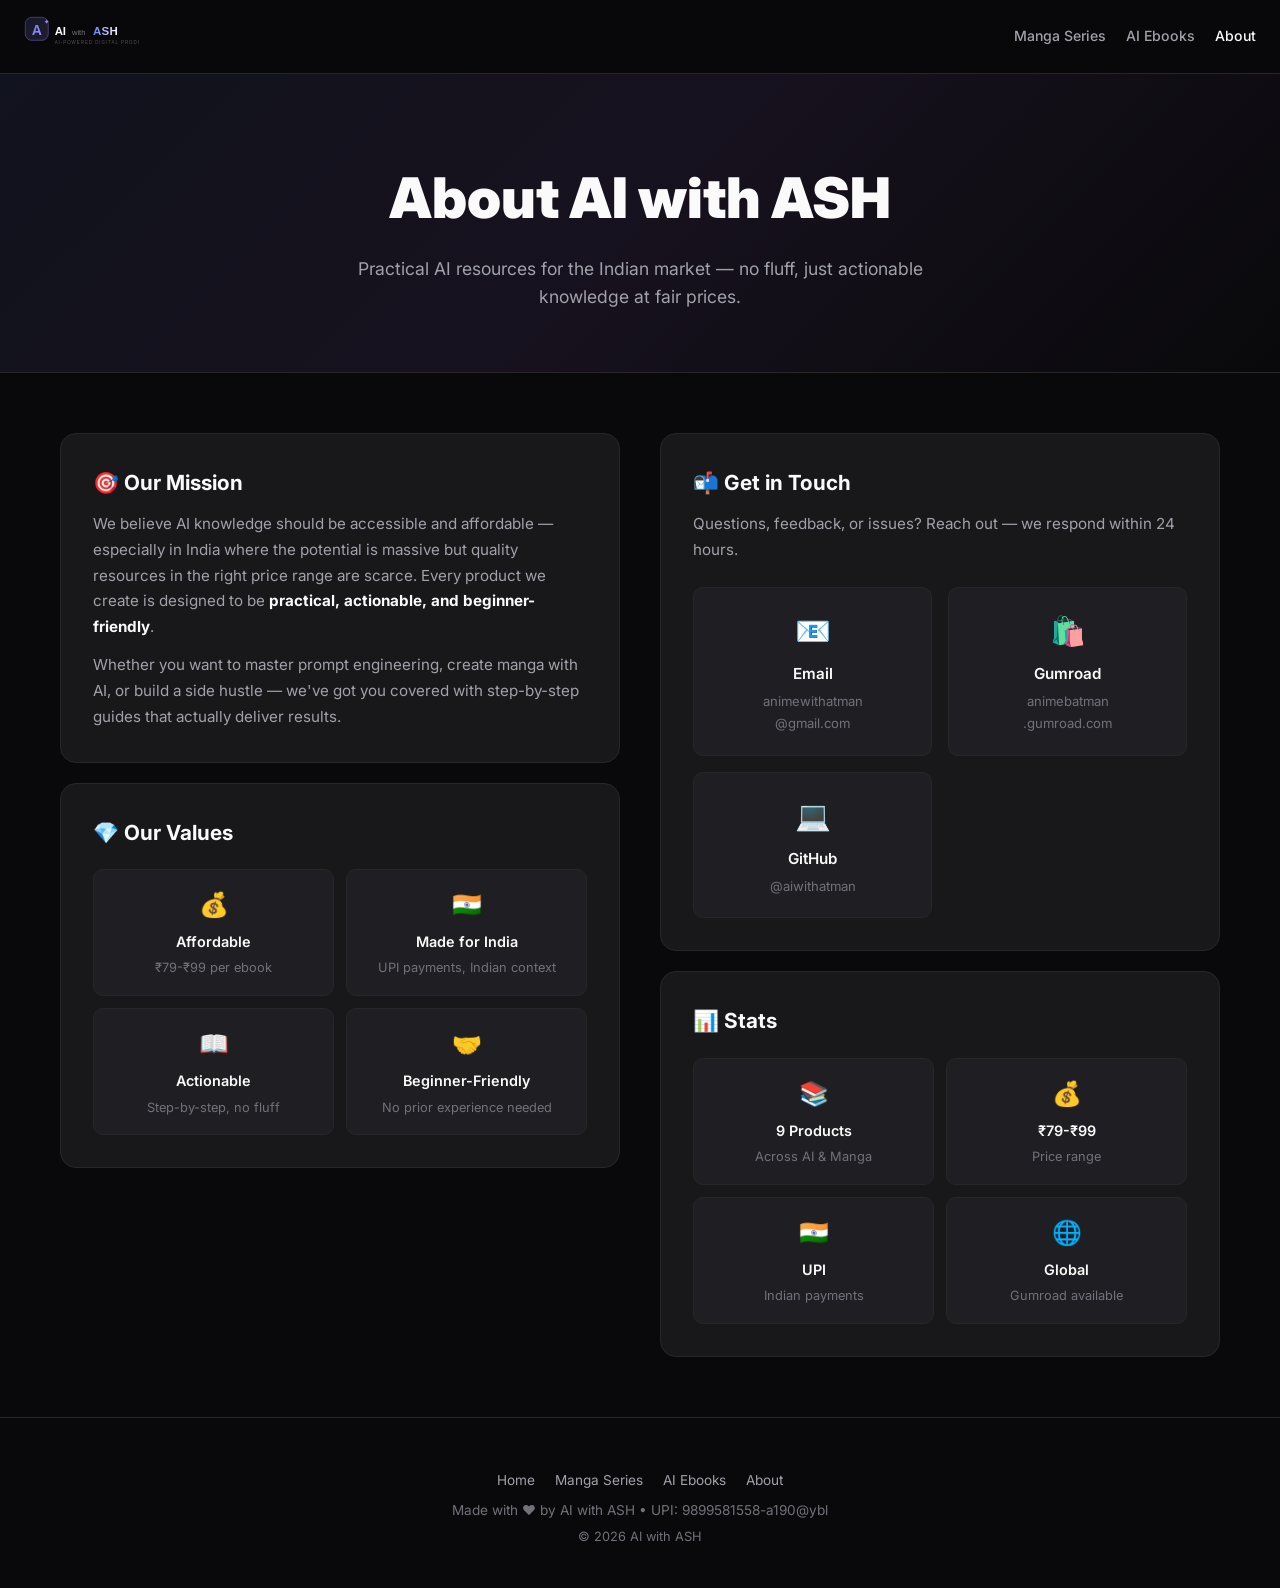
<file: about/index.html>
<!DOCTYPE html>
<html lang="en">
<head>
<meta charset="UTF-8">
<meta name="viewport" content="width=device-width, initial-scale=1.0">
<title>About — AI with ASH</title>
<meta name="description" content="About AI with ASH — creating practical AI resources for the Indian audience.">
<link rel="preconnect" href="https://fonts.googleapis.com">
<link href="https://fonts.googleapis.com/css2?family=Inter:wght@300;400;500;600;700;800;900&display=swap" rel="stylesheet">
<link rel="stylesheet" href="../style.css">
<style>
.page-hero{background:linear-gradient(135deg,#667eea15,#764ba220,#09090b);text-align:center;padding:80px 20px 60px;border-bottom:1px solid var(--border)}
.page-hero h1{font-size:clamp(2rem,5vw,3.5rem);font-weight:900;margin-bottom:12px}
.page-hero p{color:var(--text2);max-width:600px;margin:0 auto;font-size:1.1rem}

.about-grid{display:grid;grid-template-columns:1fr 1fr;gap:40px;align-items:start}
.about-card{background:var(--surface);border:1px solid var(--border);border-radius:var(--radius);padding:32px}
.about-card h2{font-size:1.3rem;font-weight:700;margin-bottom:12px;display:flex;align-items:center;gap:8px}
.about-card p{color:var(--text2);line-height:1.7;font-size:.95rem}
.values{display:grid;grid-template-columns:1fr 1fr;gap:12px;margin-top:20px}
.value-item{background:var(--surface2);border:1px solid var(--border);border-radius:var(--radius-sm);padding:16px;text-align:center}
.value-item .icon{font-size:1.5rem;margin-bottom:6px}
.value-item h4{font-size:.9rem;font-weight:600;margin-bottom:4px}
.value-item p{font-size:.8rem;color:var(--text3)}

.contact-methods{display:grid;grid-template-columns:repeat(auto-fit,minmax(200px,1fr));gap:16px;margin-top:24px}
.contact-card{background:var(--surface2);border:1px solid var(--border);border-radius:var(--radius-sm);padding:20px;text-align:center;text-decoration:none;color:var(--text);transition:all .3s}
.contact-card:hover{border-color:var(--accent);transform:translateY(-2px)}
.contact-card .icon{font-size:1.8rem;margin-bottom:8px}
.contact-card h4{font-size:.95rem;font-weight:600;margin-bottom:4px}
.contact-card p{font-size:.82rem;color:var(--text3)}

@media(max-width:768px){
  .about-grid{grid-template-columns:1fr}
  .values{grid-template-columns:1fr}
}
</style>
</head>
<body>
<nav>
  <a href="../" class="nav-logo"><img src="../logo.svg" alt="AI with ASH" height="32"></a>
  <div class="nav-links">
    <a href="../manga/">Manga Series</a>
    <a href="../ai-books/">AI Ebooks</a>
    <a href="../about/" class="active">About</a>
  </div>
</nav>

<div class="page-hero">
  <h1>About AI with ASH</h1>
  <p>Practical AI resources for the Indian market — no fluff, just actionable knowledge at fair prices.</p>
</div>

<main class="container">
  <div class="about-grid">
    <div>
      <div class="about-card">
        <h2>🎯 Our Mission</h2>
        <p>We believe AI knowledge should be accessible and affordable — especially in India where the potential is massive but quality resources in the right price range are scarce. Every product we create is designed to be <strong style="color:var(--text)">practical, actionable, and beginner-friendly</strong>.</p>
        <p style="margin-top:12px">Whether you want to master prompt engineering, create manga with AI, or build a side hustle — we've got you covered with step-by-step guides that actually deliver results.</p>
      </div>

      <div class="about-card" style="margin-top:20px">
        <h2>💎 Our Values</h2>
        <div class="values">
          <div class="value-item"><div class="icon">💰</div><h4>Affordable</h4><p>₹79-₹99 per ebook</p></div>
          <div class="value-item"><div class="icon">🇮🇳</div><h4>Made for India</h4><p>UPI payments, Indian context</p></div>
          <div class="value-item"><div class="icon">📖</div><h4>Actionable</h4><p>Step-by-step, no fluff</p></div>
          <div class="value-item"><div class="icon">🤝</div><h4>Beginner-Friendly</h4><p>No prior experience needed</p></div>
        </div>
      </div>
    </div>

    <div>
      <div class="about-card">
        <h2>📬 Get in Touch</h2>
        <p>Questions, feedback, or issues? Reach out — we respond within 24 hours.</p>
        <div class="contact-methods">
          <a href="mailto:animewithatman@gmail.com" class="contact-card">
            <div class="icon">📧</div>
            <h4>Email</h4>
            <p>animewithatman<br>@gmail.com</p>
          </a>
          <a href="https://animebatman.gumroad.com" target="_blank" class="contact-card">
            <div class="icon">🛍️</div>
            <h4>Gumroad</h4>
            <p>animebatman<br>.gumroad.com</p>
          </a>
          <a href="https://github.com/aiwithatman" target="_blank" class="contact-card">
            <div class="icon">💻</div>
            <h4>GitHub</h4>
            <p>@aiwithatman</p>
          </a>
        </div>
      </div>

      <div class="about-card" style="margin-top:20px">
        <h2>📊 Stats</h2>
        <div class="values">
          <div class="value-item"><div class="icon">📚</div><h4>9 Products</h4><p>Across AI &amp; Manga</p></div>
          <div class="value-item"><div class="icon">💰</div><h4>₹79-₹99</h4><p>Price range</p></div>
          <div class="value-item"><div class="icon">🇮🇳</div><h4>UPI</h4><p>Indian payments</p></div>
          <div class="value-item"><div class="icon">🌐</div><h4>Global</h4><p>Gumroad available</p></div>
        </div>
      </div>
    </div>
  </div>
</main>

<footer>
  <div class="footer-links">
    <a href="../">Home</a>
    <a href="../manga/">Manga Series</a>
    <a href="../ai-books/">AI Ebooks</a>
    <a href="../about/">About</a>
  </div>
  <p>Made with ❤️ by AI with ASH &bull; UPI: 9899581558-a190@ybl</p>
  <p style="margin-top:6px;font-size:.8rem">&copy; 2026 AI with ASH</p>
</footer>
</body>
</html>
</file>
<file: style.css>
:root {
  --bg: #09090b;
  --surface: #18181b;
  --surface2: #1f1f23;
  --border: #27272a;
  --text: #fafafa;
  --text2: #a1a1aa;
  --text3: #71717a;
  --accent: #667eea;
  --accent2: #764ba2;
  --green: #10b981;
  --pink: #ff90e8;
  --radius: 16px;
  --radius-sm: 10px;
}
*{margin:0;padding:0;box-sizing:border-box}
html{scroll-behavior:smooth}
body{font-family:'Inter',-apple-system,sans-serif;background:var(--bg);color:var(--text);line-height:1.6;display:flex;flex-direction:column;min-height:100vh}
main{flex:1}

/* Nav */
nav{position:sticky;top:0;z-index:100;padding:16px 24px;display:flex;justify-content:space-between;align-items:center;background:rgba(9,9,11,.85);backdrop-filter:blur(12px);border-bottom:1px solid var(--border)}
.nav-logo{font-weight:800;font-size:1.2rem;background:linear-gradient(135deg,var(--accent),var(--accent2));-webkit-background-clip:text;-webkit-text-fill-color:transparent;background-clip:text;text-decoration:none}
.nav-links{display:flex;gap:20px;align-items:center}
.nav-links a{color:var(--text2);text-decoration:none;font-size:.88rem;font-weight:500;transition:color .2s}
.nav-links a:hover,.nav-links a.active{color:var(--text)}

/* Buttons */
.btn{display:inline-flex;align-items:center;gap:8px;padding:12px 24px;border-radius:var(--radius-sm);font-weight:600;font-size:.9rem;text-decoration:none;transition:all .2s;cursor:pointer;border:none}
.btn-primary{background:linear-gradient(135deg,var(--accent),var(--accent2));color:#fff}
.btn-primary:hover{transform:translateY(-2px);box-shadow:0 8px 30px rgba(102,126,234,.3)}
.btn-outline{background:transparent;border:1px solid var(--border);color:var(--text)}
.btn-outline:hover{border-color:var(--accent);background:rgba(102,126,234,.08)}
.btn-gumroad{background:var(--pink);color:#000}
.btn-gumroad:hover{opacity:.9;transform:translateY(-2px)}
.btn-upi{background:var(--green);color:#fff}
.btn-upi:hover{opacity:.9;transform:translateY(-2px)}

.btn-sm{padding:8px 14px;font-size:.8rem}

/* Container */
.container{max-width:1200px;margin:0 auto;padding:60px 20px}

/* Page header */
.page-header{text-align:center;max-width:700px;margin:0 auto 50px}
.page-header h1{font-size:clamp(2rem,4vw,3rem);font-weight:800;margin-bottom:12px}
.page-header p{color:var(--text2);font-size:1.05rem}

/* Product grid */
.products{display:grid;grid-template-columns:repeat(auto-fill,minmax(300px,1fr));gap:20px}
.card{background:var(--surface);border-radius:var(--radius);overflow:hidden;border:1px solid var(--border);transition:all .3s}
.card:hover{transform:translateY(-4px);border-color:var(--accent);box-shadow:0 12px 40px rgba(102,126,234,.12)}
.card-img{width:100%;height:200px;object-fit:cover;border-bottom:1px solid var(--border);background:var(--surface2)}
.card-body{padding:20px}
.card-tags{display:flex;gap:6px;flex-wrap:wrap;margin-bottom:10px}
.card-tag{background:rgba(102,126,234,.1);color:var(--accent);padding:3px 10px;border-radius:20px;font-size:.75rem;font-weight:500}
.card h3{font-size:1.1rem;font-weight:700;margin-bottom:6px}
.card .desc{font-size:.85rem;color:var(--text2);margin-bottom:12px;line-height:1.5}
.card-footer{display:flex;align-items:center;justify-content:space-between}
.card .price{font-size:1.2rem;font-weight:700;color:var(--accent)}
.card-actions{display:flex;gap:6px}

/* Breadcrumb */
.breadcrumb{color:var(--text3);font-size:.85rem;margin-bottom:24px}
.breadcrumb a{color:var(--text2);text-decoration:none}
.breadcrumb a:hover{color:var(--accent)}
.breadcrumb span{color:var(--text3);margin:0 6px}

/* Series banner */
.series-banner{background:linear-gradient(135deg,var(--surface),var(--surface2));border:1px solid var(--border);border-radius:var(--radius);padding:40px;margin-bottom:40px;display:grid;grid-template-columns:1fr 1fr;gap:32px;align-items:center}
.series-banner h2{font-size:1.8rem;font-weight:800;margin-bottom:12px}
.series-banner p{color:var(--text2);line-height:1.7}
.series-banner-progress{display:flex;gap:8px;margin-top:20px}
.series-dot{width:12px;height:12px;border-radius:50%;background:var(--border)}
.series-dot.done{background:var(--green)}

/* Hero */
.page-hero{background:linear-gradient(135deg,#667eea15,#764ba215);text-align:center;padding:80px 20px 60px;border-bottom:1px solid var(--border)}
.page-hero h1{font-size:clamp(2rem,5vw,3.5rem);font-weight:900;margin-bottom:12px}
.page-hero p{color:var(--text2);max-width:600px;margin:0 auto;font-size:1.1rem}

/* Footer */
footer{text-align:center;padding:40px 20px;border-top:1px solid var(--border);color:var(--text3);font-size:.85rem}
footer a{color:var(--text2);text-decoration:none}
footer a:hover{color:var(--accent)}
.footer-links{display:flex;gap:20px;justify-content:center;margin:12px 0 8px;flex-wrap:wrap}

/* UPI Modal */
.upi-modal{position:fixed;inset:0;z-index:200;display:none;align-items:center;justify-content:center;padding:20px}
.upi-modal.open{display:flex}
.upi-overlay{position:absolute;inset:0;background:rgba(0,0,0,.7);backdrop-filter:blur(4px)}
.upi-content{position:relative;background:var(--surface2);border-radius:var(--radius);max-width:400px;width:100%;border:1px solid var(--border);padding:36px;text-align:center}
.upi-close{position:absolute;top:12px;right:16px;background:none;border:none;color:var(--text3);font-size:1.4rem;cursor:pointer}
.upi-content h3{font-size:1.1rem;font-weight:700;margin-bottom:4px}
.upi-content .amount{font-size:2rem;font-weight:900;color:var(--accent);margin:8px 0 16px}
.upi-qr{width:220px;height:220px;margin:0 auto 16px;background:var(--surface);border-radius:var(--radius-sm);display:flex;align-items:center;justify-content:center;overflow:hidden}
.upi-qr img{width:100%;height:100%;object-fit:contain}
.upi-id-wrap{background:var(--surface);border:1px solid var(--border);border-radius:var(--radius-sm);padding:12px;display:flex;align-items:center;justify-content:space-between;gap:8px;margin-bottom:12px}
.upi-id-wrap span{font-size:.9rem;font-weight:600;color:var(--text);font-family:monospace;word-break:break-all}
.copy-btn{background:var(--accent);color:#fff;border:none;padding:6px 14px;border-radius:6px;font-size:.8rem;font-weight:600;cursor:pointer;transition:opacity .2s;white-space:nowrap}
.copy-btn:active{opacity:.7}
.upi-steps{text-align:left;color:var(--text2);font-size:.82rem;line-height:1.7}
.upi-steps li{margin-bottom:4px}

@media(max-width:768px){
  .series-banner{grid-template-columns:1fr;padding:24px}
  nav{padding:12px 16px}
  .nav-links a{font-size:.8rem}
  .products{grid-template-columns:1fr}
  .container{padding:40px 16px}
}
</file>
